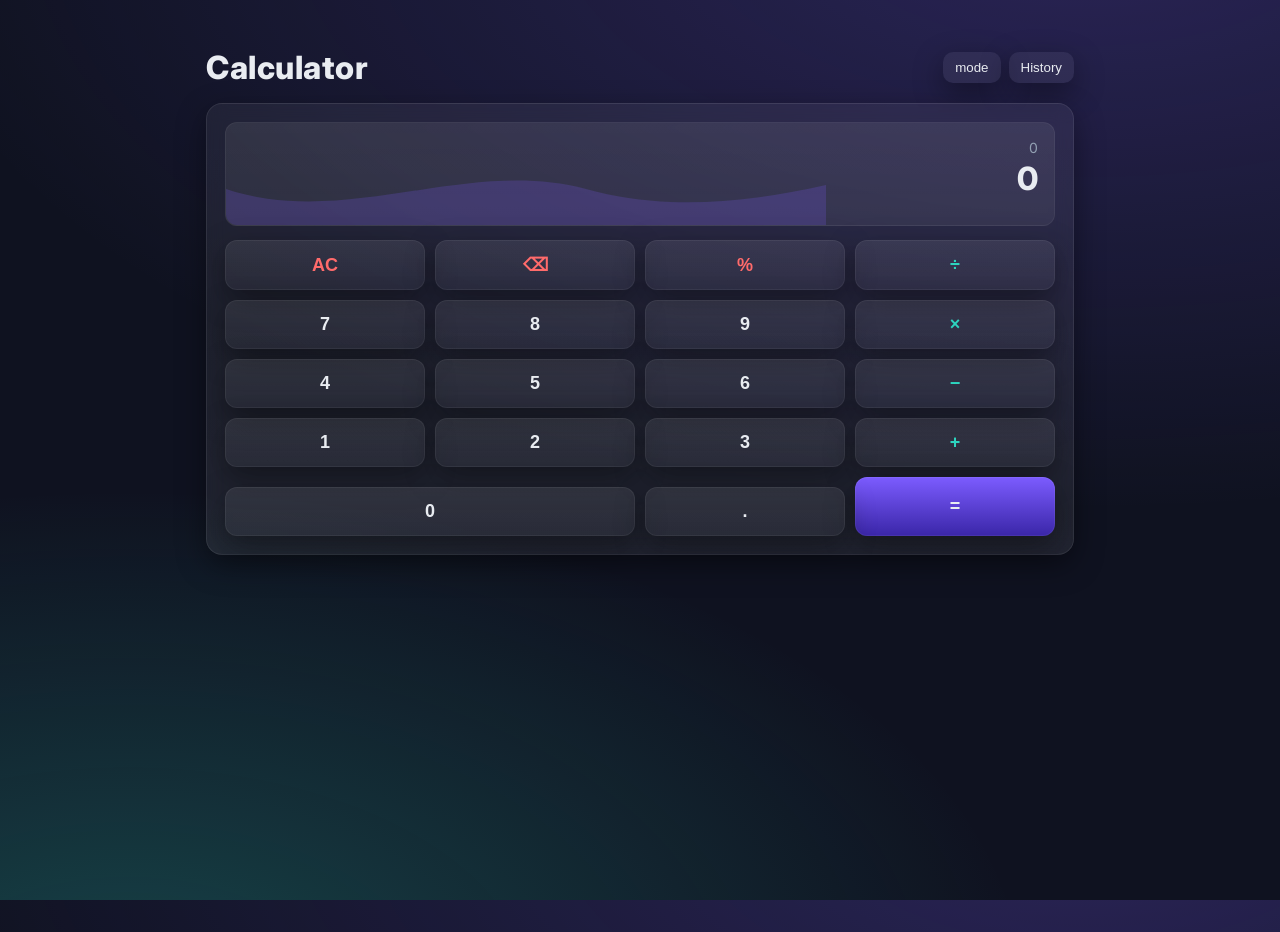
<file: Desktop/workspace/codsoft/calculator/index.html>
<!doctype html>
<html lang="en">
<head>
  <meta charset="utf-8" />
  <meta name="viewport" content="width=device-width, initial-scale=1" />
  <title>Calculator</title>
  <link rel="preconnect" href="https://fonts.googleapis.com">
  <link rel="preconnect" href="https://fonts.gstatic.com" crossorigin>
  <link href="https://fonts.googleapis.com/css2?family=Inter:wght@400;600;800&display=swap" rel="stylesheet">
  <link rel="stylesheet" href="./style.css" />
</head>
<body>
  <main class="app">
    <header class="app__bar">
      <h1 class="app__title">Calculator</h1>
      <div class="app__actions">
        <button id="themeToggle" class="btn btn--ghost chip" aria-label="Toggle theme" title="Toggle theme">mode</button>
        <button id="historyToggle" class="btn btn--ghost" aria-label="Toggle history" title="Toggle history">History</button>
      </div>
    </header>

    <div class="workarea">
    <section class="calculator">
      <div class="panel panel--display" aria-live="polite">
        <div class="panel__inner">
          <div id="miniDisplay" class="display__mini">0</div>
          <div id="mainDisplay" class="display__main">0</div>
        </div>
        <svg class="wave" viewBox="0 0 600 60" preserveAspectRatio="none" aria-hidden="true">
          <path d="M0,24 C120,64 240,-8 360,24 C440,46 520,38 600,20 L600,60 L0,60 Z"></path>
        </svg>
      </div>

      <div class="keypad keypad--4" role="group" aria-label="Calculator keypad">
        <button class="key key--ctrl" data-key="clear" title="Clear (C)">AC</button>
        <button class="key key--ctrl" data-key="erase" title="Backspace (⌫)">⌫</button>
        <button class="key key--ctrl" data-key="%" title="Percent (%)">%</button>
        <button class="key key--op" data-key="/">÷</button>

        <button class="key" data-key="7">7</button>
        <button class="key" data-key="8">8</button>
        <button class="key" data-key="9">9</button>
        <button class="key key--op" data-key="*">×</button>

        <button class="key" data-key="4">4</button>
        <button class="key" data-key="5">5</button>
        <button class="key" data-key="6">6</button>
        <button class="key key--op" data-key="-">−</button>

        <button class="key" data-key="1">1</button>
        <button class="key" data-key="2">2</button>
        <button class="key" data-key="3">3</button>
        <button class="key key--op" data-key="+">+</button>
        <button class="key key--eq key--eq-tall" data-key="=">=</button>

        <button class="key key--zero" data-key="0">0</button>
        <button class="key" data-key=".">.</button>
      </div>
    </section>

    <aside id="historyPanel" class="history" aria-label="Calculation history" hidden>
      <div class="history__header">
        <h2>History</h2>
        <button id="historyClear" class="btn btn--ghost" title="Clear history">Clear</button>
      </div>
      <ul id="historyList" class="history__list" aria-live="polite"></ul>
    </aside>
    </div>

  </main>

  <script src="./script.js"></script>
</body>
</html>
</file>
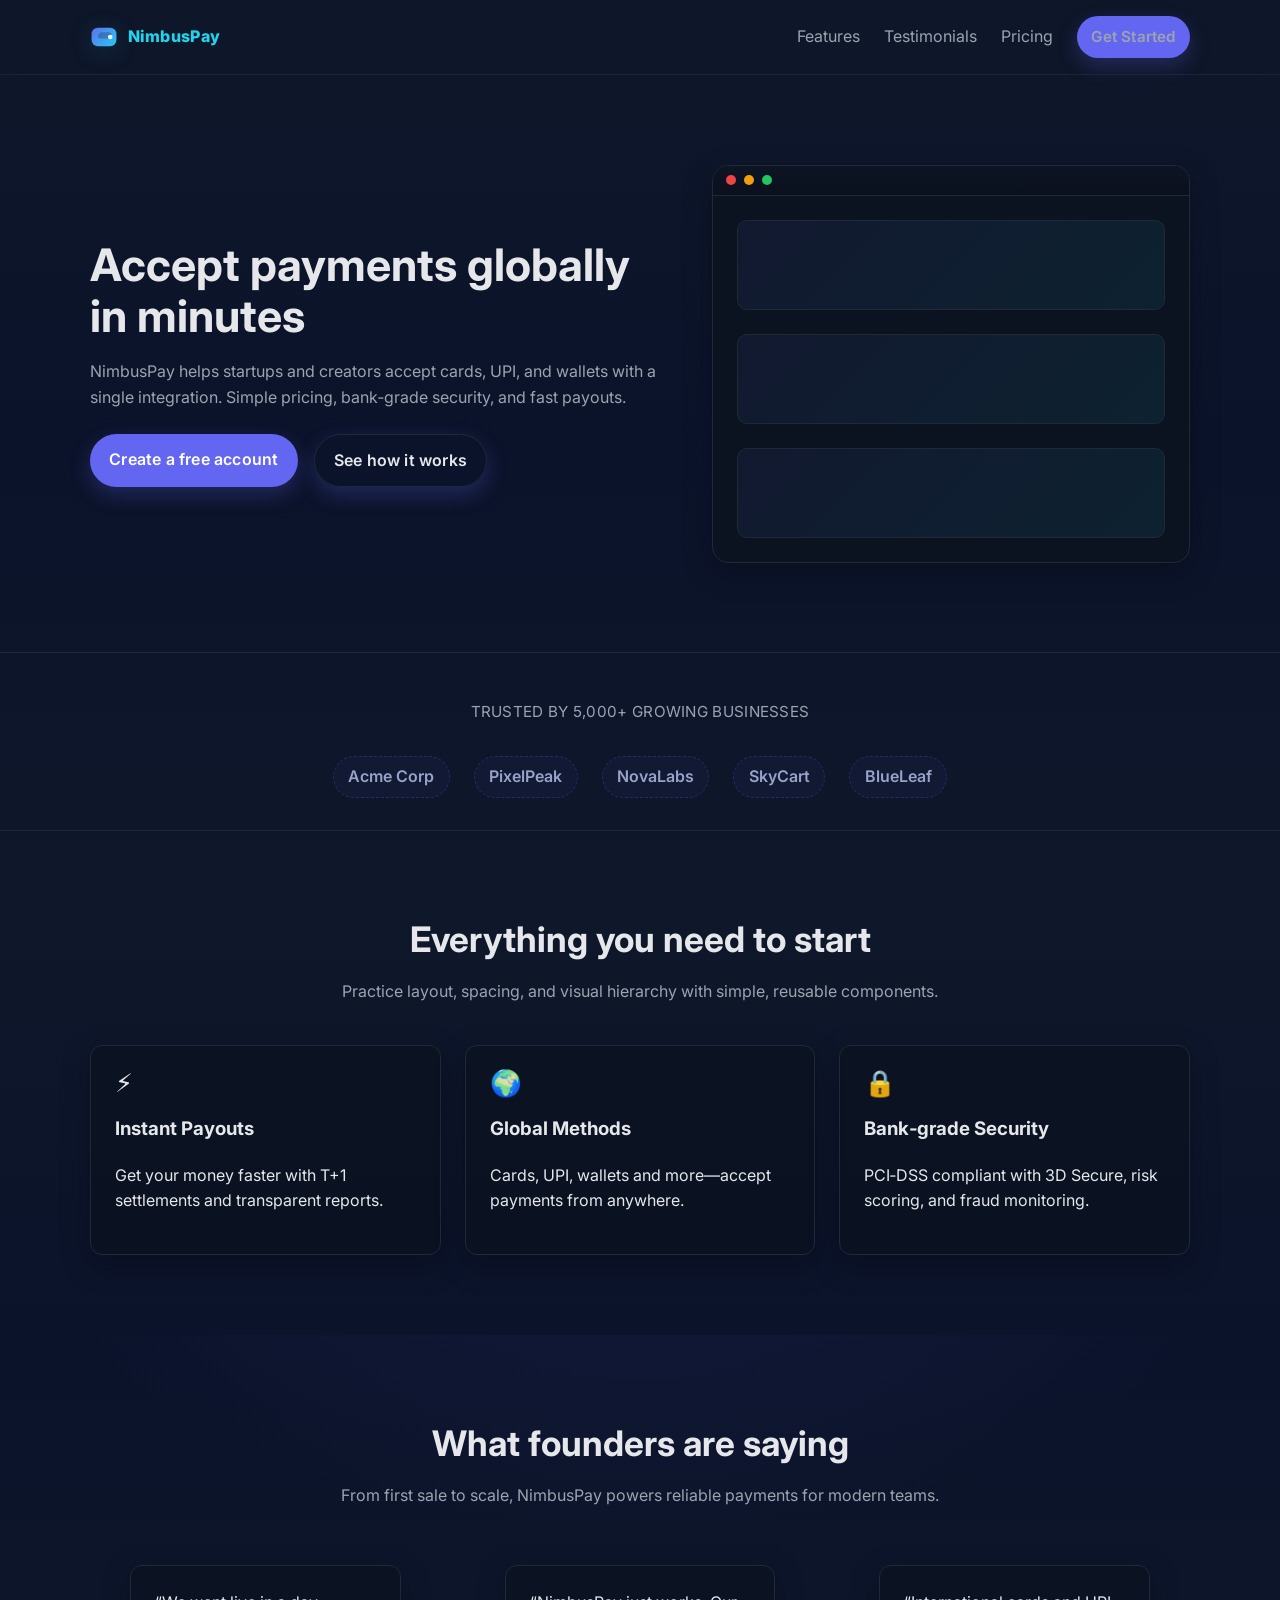
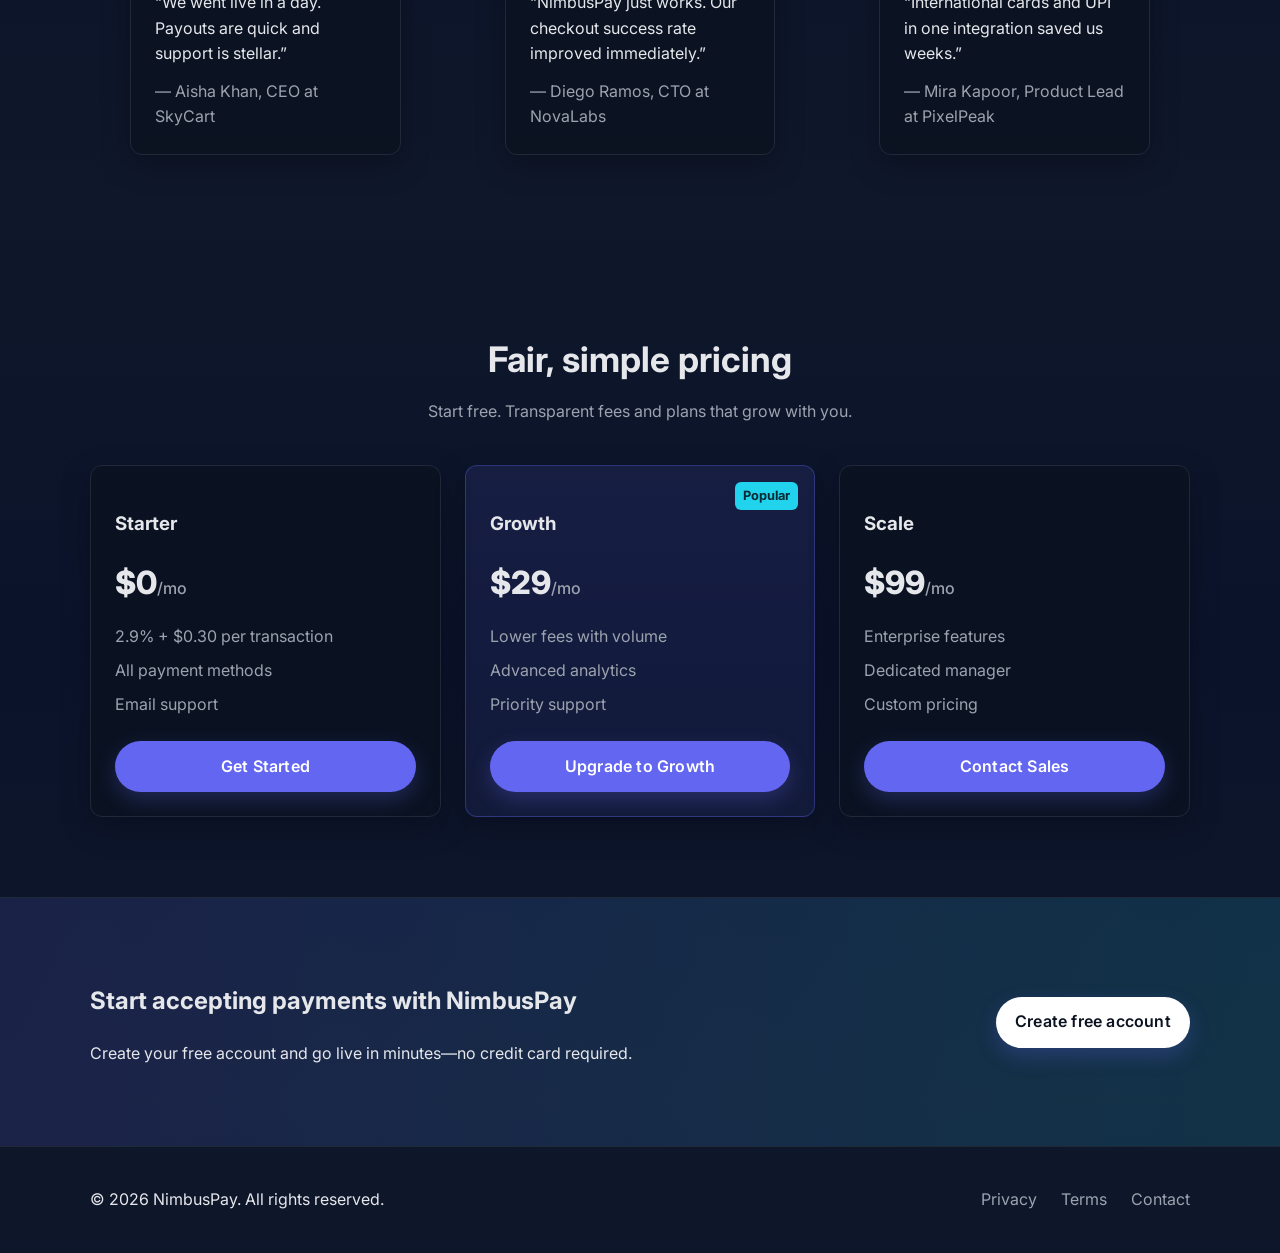
<file: Desktop/workspace/codsoft/landing-page/index.html>
<!doctype html>
<html lang="en">
  <head>
    <meta charset="utf-8" />
    <meta name="viewport" content="width=device-width, initial-scale=1" />
    <meta name="description" content="A clean, responsive landing page template for beginners to practice HTML & CSS." />
    <title>Landing Page Starter</title>

    <link rel="preconnect" href="https://fonts.googleapis.com">
    <link rel="preconnect" href="https://fonts.gstatic.com" crossorigin>
    <link href="https://fonts.googleapis.com/css2?family=Inter:wght@400;500;600;700&display=swap" rel="stylesheet">

    <link rel="stylesheet" href="styles.css" />
  </head>
  <body>
    <header class="site-header">
      <div class="container header-inner">
        <a href="#" class="logo" aria-label="NimbusPay home">
          <span class="logo-mark" aria-hidden="true">
            <svg width="28" height="28" viewBox="0 0 36 36" fill="none" xmlns="http://www.w3.org/2000/svg">
              <defs>
                <linearGradient id="g1" x1="0" y1="0" x2="36" y2="36" gradientUnits="userSpaceOnUse">
                  <stop stop-color="#6366f1"/>
                  <stop offset="1" stop-color="#22d3ee"/>
                </linearGradient>
              </defs>
              <rect x="2" y="6" width="32" height="24" rx="8" fill="url(#g1)"/>
              <path d="M10 18c0-3.314 2.686-6 6-6h8a4 4 0 1 1 0 8H14a4 4 0 0 1-4-4Z" fill="#0b1220" opacity=".25"/>
              <circle cx="26" cy="18" r="3" fill="#fff" opacity=".9"/>
            </svg>
          </span>
          <span class="logo-type">Nimbus<span>Pay</span></span>
        </a>

        <nav class="nav" aria-label="Primary">
          <button class="nav-toggle" aria-expanded="false" aria-label="Toggle navigation">
            <span class="bar"></span>
            <span class="bar"></span>
            <span class="bar"></span>
          </button>
          <ul class="nav-list">
            <li><a href="#features">Features</a></li>
            <li><a href="#testimonials">Testimonials</a></li>
            <li><a href="#pricing">Pricing</a></li>
            <li><a href="#cta" class="btn btn-small">Get Started</a></li>
          </ul>
        </nav>
      </div>
    </header>

    <section class="hero" id="home">
      <div class="container hero-inner">
        <div class="hero-content">
          <h1>Accept payments globally in minutes</h1>
          <p>NimbusPay helps startups and creators accept cards, UPI, and wallets with a single integration. Simple pricing, bank‑grade security, and fast payouts.</p>
          <div class="hero-actions">
            <a href="#cta" class="btn">Create a free account</a>
            <a href="#features" class="btn btn-ghost">See how it works</a>
          </div>
        </div>
        <div class="hero-art">
          <div class="mockup">
            <div class="mockup-header">
              <span class="dot red"></span>
              <span class="dot yellow"></span>
              <span class="dot green"></span>
            </div>
            <div class="mockup-body">
              <div class="placeholder-card"></div>
              <div class="placeholder-card"></div>
              <div class="placeholder-card"></div>
            </div>
          </div>
        </div>
      </div>
    </section>

    <section class="brands" aria-label="Trusted by">
      <div class="container brands-inner">
        <p class="eyebrow">Trusted by 5,000+ growing businesses</p>
        <ul class="brand-logos" aria-hidden="true">
          <li class="brand">Acme Corp</li>
          <li class="brand">PixelPeak</li>
          <li class="brand">NovaLabs</li>
          <li class="brand">SkyCart</li>
          <li class="brand">BlueLeaf</li>
        </ul>
      </div>
    </section>

    <section class="section" id="features">
      <div class="container">
        <header class="section-header">
          <h2>Everything you need to start</h2>
          <p>Practice layout, spacing, and visual hierarchy with simple, reusable components.</p>
        </header>

        <div class="grid features-grid">
          <article class="card feature">
            <div class="icon">⚡</div>
            <h3>Instant Payouts</h3>
            <p>Get your money faster with T+1 settlements and transparent reports.</p>
          </article>
          <article class="card feature">
            <div class="icon">🌍</div>
            <h3>Global Methods</h3>
            <p>Cards, UPI, wallets and more—accept payments from anywhere.</p>
          </article>
          <article class="card feature">
            <div class="icon">🔒</div>
            <h3>Bank‑grade Security</h3>
            <p>PCI‑DSS compliant with 3D Secure, risk scoring, and fraud monitoring.</p>
          </article>
        </div>
      </div>
    </section>

    <section class="section alt" id="testimonials">
      <div class="container">
        <header class="section-header">
          <h2>What founders are saying</h2>
          <p>From first sale to scale, NimbusPay powers reliable payments for modern teams.</p>
        </header>

        <div class="grid testimonials-grid">
          <blockquote class="card quote">
            <p>“We went live in a day. Payouts are quick and support is stellar.”</p>
            <footer>— Aisha Khan, CEO at SkyCart</footer>
          </blockquote>
          <blockquote class="card quote">
            <p>“NimbusPay just works. Our checkout success rate improved immediately.”</p>
            <footer>— Diego Ramos, CTO at NovaLabs</footer>
          </blockquote>
          <blockquote class="card quote">
            <p>“International cards and UPI in one integration saved us weeks.”</p>
            <footer>— Mira Kapoor, Product Lead at PixelPeak</footer>
          </blockquote>
        </div>
      </div>
    </section>

    <section class="section" id="pricing">
      <div class="container">
        <header class="section-header">
          <h2>Fair, simple pricing</h2>
          <p>Start free. Transparent fees and plans that grow with you.</p>
        </header>

        <div class="pricing">
          <div class="card plan">
            <h3>Starter</h3>
            <p class="price">$0<span>/mo</span></p>
            <ul class="plan-features">
              <li>2.9% + $0.30 per transaction</li>
              <li>All payment methods</li>
              <li>Email support</li>
            </ul>
            <a href="#cta" class="btn btn-block">Get Started</a>
          </div>

          <div class="card plan highlight">
            <div class="badge">Popular</div>
            <h3>Growth</h3>
            <p class="price">$29<span>/mo</span></p>
            <ul class="plan-features">
              <li>Lower fees with volume</li>
              <li>Advanced analytics</li>
              <li>Priority support</li>
            </ul>
            <a href="#cta" class="btn btn-block">Upgrade to Growth</a>
          </div>

          <div class="card plan">
            <h3>Scale</h3>
            <p class="price">$99<span>/mo</span></p>
            <ul class="plan-features">
              <li>Enterprise features</li>
              <li>Dedicated manager</li>
              <li>Custom pricing</li>
            </ul>
            <a href="#cta" class="btn btn-block">Contact Sales</a>
          </div>
        </div>
      </div>
    </section>

    <section class="cta" id="cta">
      <div class="container cta-inner">
        <div>
          <h2>Start accepting payments with NimbusPay</h2>
          <p>Create your free account and go live in minutes—no credit card required.</p>
        </div>
        <a href="#" class="btn btn-inverse">Create free account</a>
      </div>
    </section>

    <footer class="site-footer">
      <div class="container footer-inner">
        <p>© <span id="year"></span> NimbusPay. All rights reserved.</p>
        <ul class="footer-links">
          <li><a href="#">Privacy</a></li>
          <li><a href="#">Terms</a></li>
          <li><a href="#">Contact</a></li>
        </ul>
      </div>
    </footer>

    <script src="script.js"></script>
  </body>
</html>
</file>
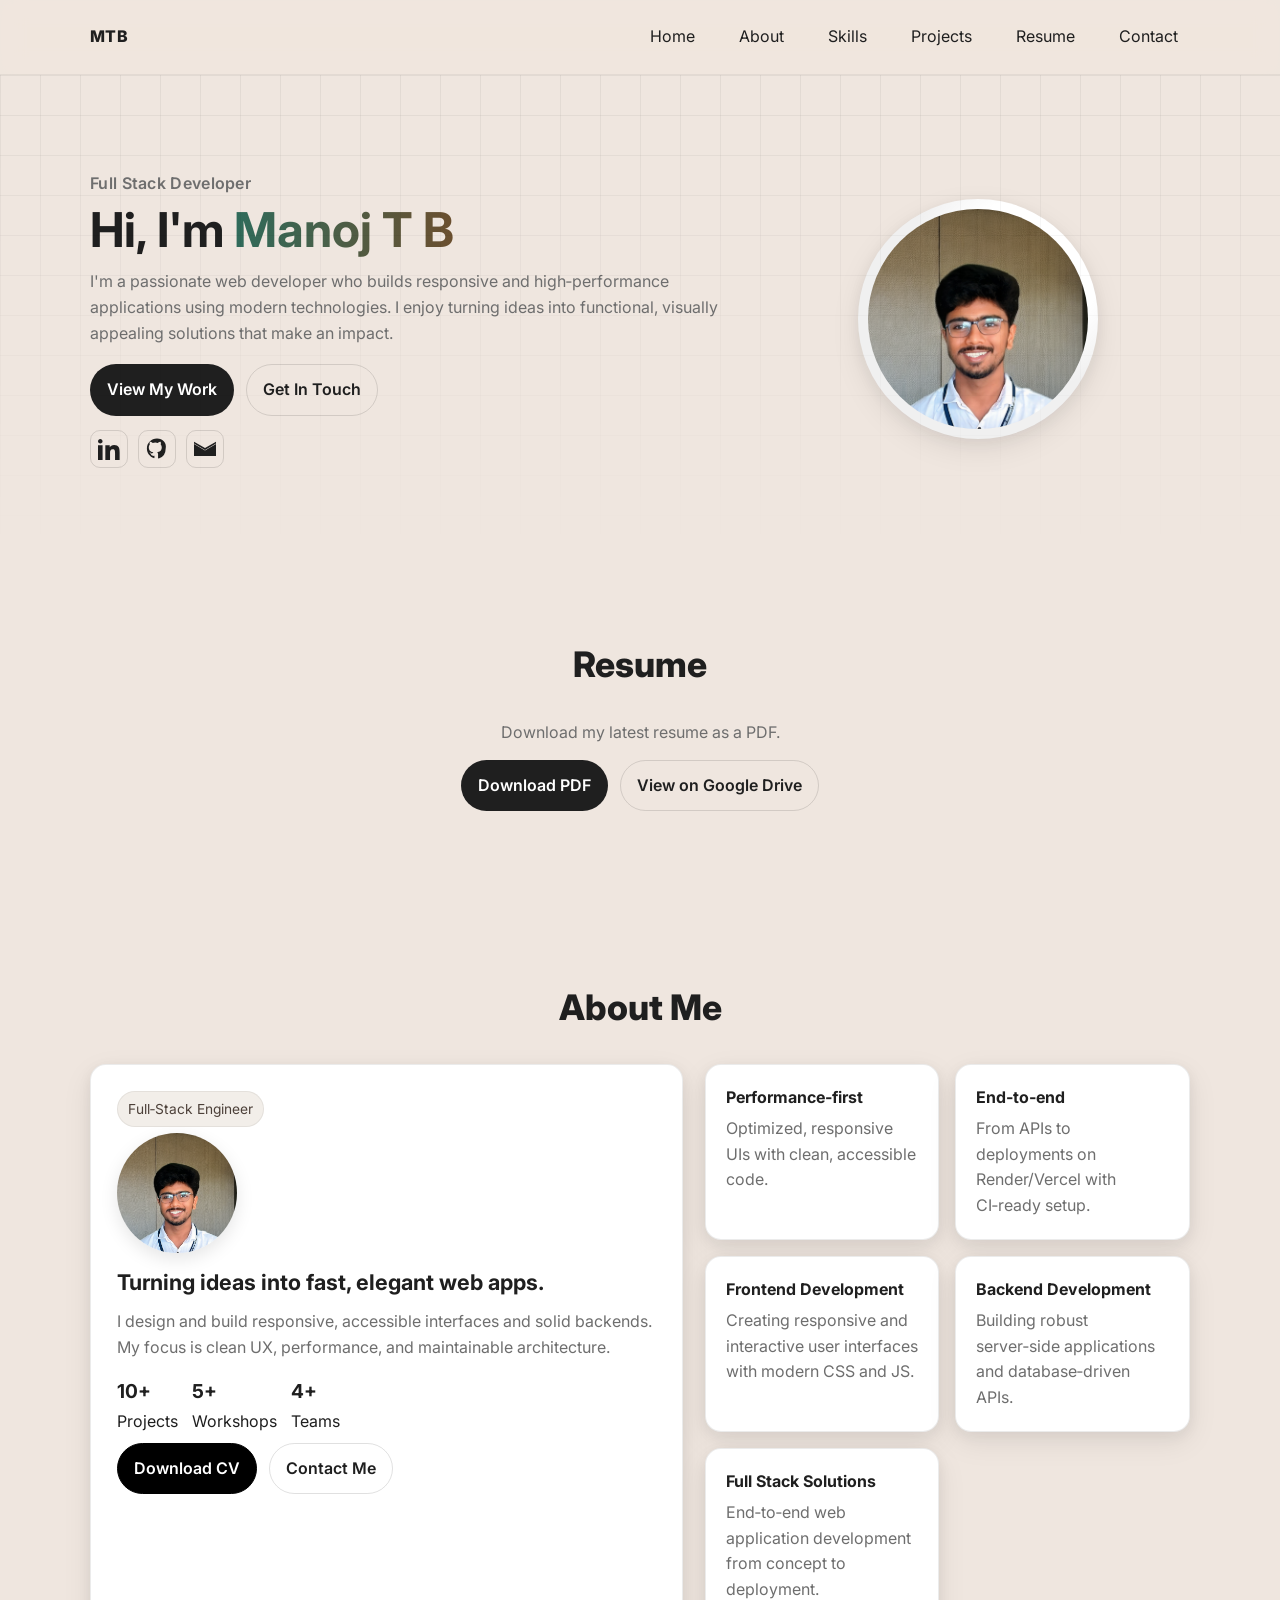
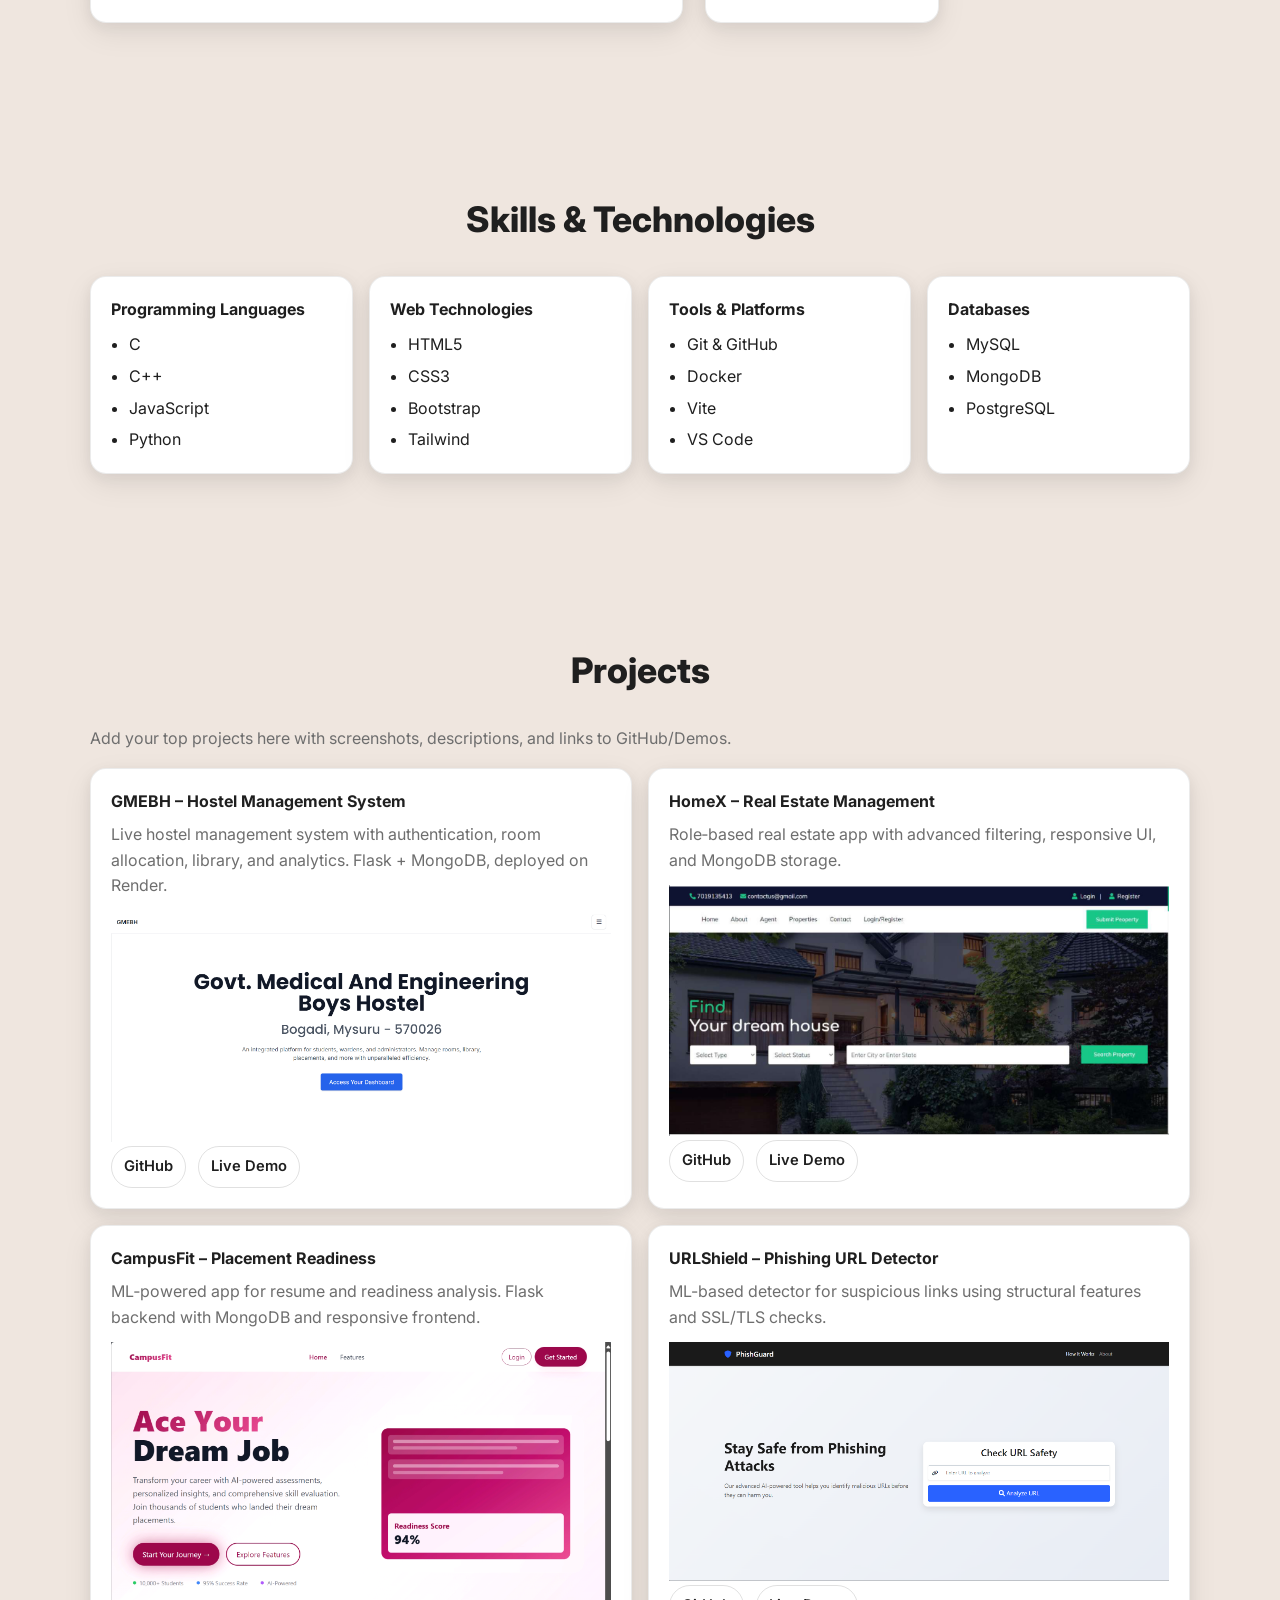
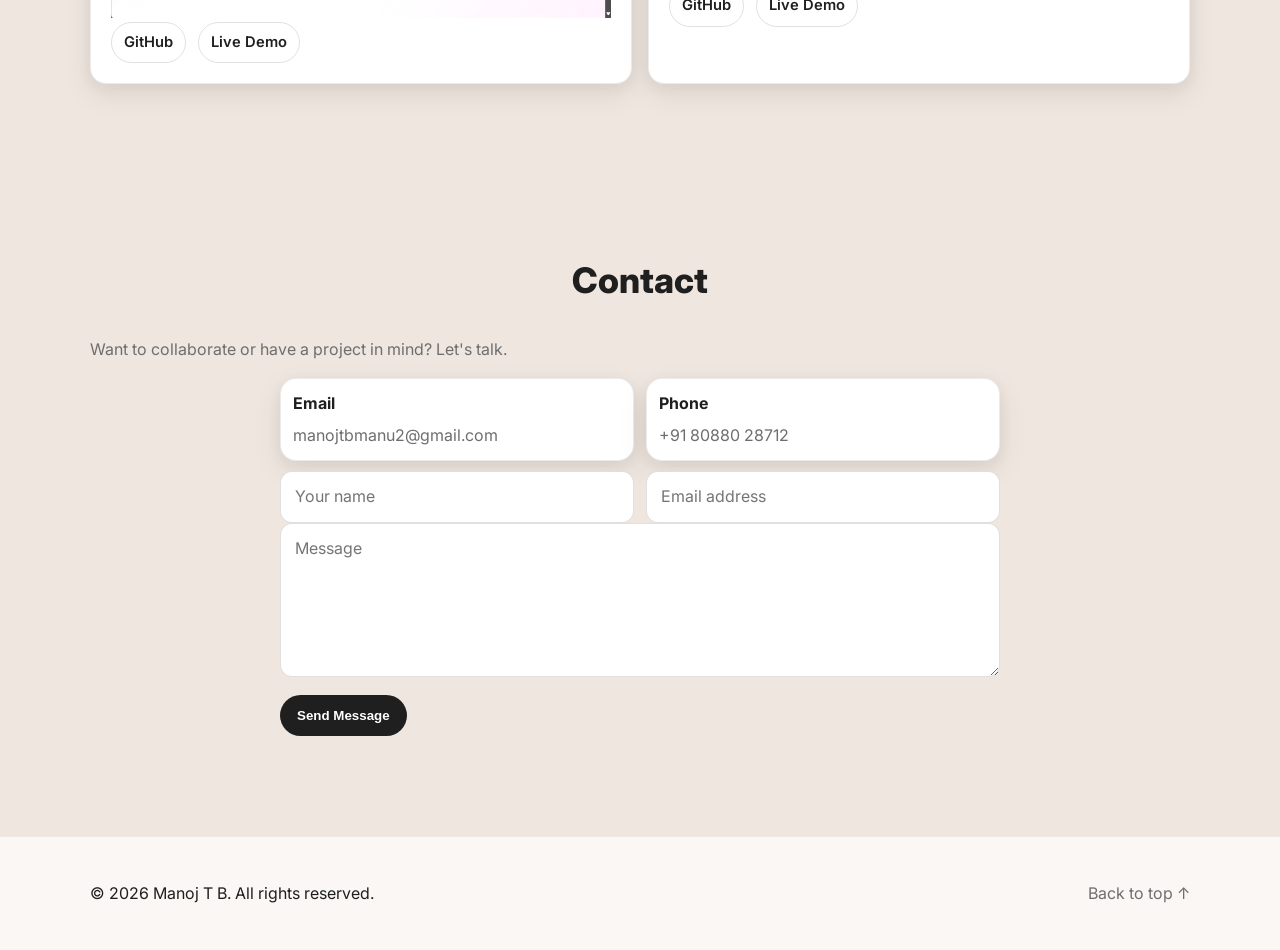
<file: Desktop/workspace/codsoft/portfolio/index.html>
<!DOCTYPE html>
<html lang="en">
<head>
  <meta charset="UTF-8" />
  <meta name="viewport" content="width=device-width, initial-scale=1" />
  <title>Manoj T B • Portfolio</title>
  <meta name="description" content="Portfolio of Manoj T B – Full Stack Developer" />
  <link rel="preconnect" href="https://fonts.googleapis.com">
  <link rel="preconnect" href="https://fonts.gstatic.com" crossorigin>
  <link href="https://fonts.googleapis.com/css2?family=Inter:wght@300;400;500;600;700;800&display=swap" rel="stylesheet">
  <link rel="stylesheet" href="styles.css" />
  <link rel="icon" href="data:image/svg+xml,%3Csvg xmlns='http://www.w3.org/2000/svg' viewBox='0 0 100 100'%3E%3Ctext y='0.9em' font-size='90'%3E💻%3C/text%3E%3C/svg%3E">
</head>
<body>
  <header class="site-header" data-header>
    <div class="container header-inner">
      <a class="brand" href="#home">MTB</a>
      <nav class="nav" data-nav>
        <a href="#home">Home</a>
        <a href="#about">About</a>
        <a href="#skills">Skills</a>
        <a href="#projects">Projects</a>
        <a href="#resume">Resume</a>
        <a href="#contact">Contact</a>
      </nav>
      <button class="nav-toggle" data-nav-toggle aria-label="Toggle navigation">
        <span class="bar"></span><span class="bar"></span><span class="bar"></span>
      </button>
    </div>
  </header>

  <main id="home">
    <!-- Hero -->
    <section class="hero section">
      <div class="container hero-grid">
        <div class="hero-left">
          <p class="eyebrow">Full Stack Developer</p>
          <h1>Hi, I'm <span class="hl">Manoj T B</span></h1>
          <p class="sub">I'm a passionate web developer who builds responsive and high‑performance applications using modern technologies. I enjoy turning ideas into functional, visually appealing solutions that make an impact.</p>
          <div class="cta-row">
            <a class="btn primary" href="#projects">View My Work</a>
            <a class="btn ghost" href="#contact">Get In Touch</a>
          </div>
          <div class="socials">
            <a href="https://linkedin.com/in/manoj-tb" target="_blank" aria-label="LinkedIn">
              <svg viewBox="0 0 24 24" width="22" height="22" fill="currentColor" aria-hidden="true"><path d="M4.98 3.5C4.98 4.88 3.86 6 2.5 6S0 4.88 0 3.5 1.12 1 2.5 1s2.48 1.12 2.48 2.5zM0 8h5v16H0zM8 8h4.8v2.2h.06c.67-1.2 2.3-2.46 4.74-2.46 5.07 0 6 3.34 6 7.68V24h-5V16.4c0-1.82-.03-4.16-2.54-4.16-2.54 0-2.93 1.99-2.93 4.03V24H8z"/></svg>
            </a>
            <a href="https://github.com/manojmanu03" target="_blank" aria-label="GitHub">
              <svg viewBox="0 0 24 24" width="22" height="22" fill="currentColor" aria-hidden="true"><path d="M12 .5C5.73.5.98 5.25.98 11.52c0 4.86 3.15 8.98 7.51 10.43.55.1.75-.24.75-.53 0-.26-.01-1.12-.02-2.03-3.05.66-3.7-1.3-3.7-1.3-.5-1.27-1.23-1.61-1.23-1.61-1.01-.69.08-.68.08-.68 1.12.08 1.71 1.15 1.71 1.15 1 .1.76-.76 1.96-1.41-2.44-.28-5.01-1.22-5.01-5.43 0-1.2.43-2.18 1.14-2.95-.11-.28-.49-1.42.11-2.96 0 0 .93-.3 3.05 1.13a10.6 10.6 0 0 1 5.56 0c2.12-1.44 3.05-1.13 3.05-1.13.6 1.54.22 2.68.11 2.96.71.77 1.14 1.75 1.14 2.95 0 4.22-2.58 5.14-5.03 5.41.78.68 1.01 1.3 1.01 2.55 0 1.84-.02 3.32-.02 3.77 0 .29.2.64.76.53a10.99 10.99 0 0 0 7.5-10.43C23.03 5.25 18.28.5 12 .5Z"/></svg>
            </a>
            <a href="mailto:manojtbmanu2@gmail.com" aria-label="Email">
              <svg viewBox="0 0 24 24" width="22" height="22" fill="currentColor" aria-hidden="true"><path d="M12 13.065 0 6V4l12 7 12-7v2z"/><path d="M0 6.5v13h24v-13l-12 7z"/></svg>
            </a>
          </div>
        </div>
        <div class="hero-right">
          <div class="avatar-ring">
            <img src="assets/manoj.png" alt="Manoj T B avatar" />
          </div>
        </div>
      </div>
      <div class="bg-grid"></div>
    </section>

    <!-- Resume -->
    <section id="resume" class="section">
      <div class="container">
        <h2 class="section-title">Resume</h2>
        <p class="muted" style="text-align:center;margin:0 0 14px">Download my latest resume as a PDF.</p>
        <div class="cta-row" style="justify-content:center">
          <a class="btn primary" href="assets/Manoj_TB_Resume.pdf" download>Download PDF</a>
          <a class="btn ghost" href="https://drive.google.com/file/d/1ZxVrjXWSWPhzhUs5PpOURla9jK3vSrEc/view?usp=drive_link" target="_blank" rel="noopener">View on Google Drive</a>
        </div>
      </div>
    </section>

    <!-- About -->
    <section id="about" class="section about">
      <div class="container">
        <h2 class="section-title">About Me</h2>
        <div class="about-grid">
          <article class="card big">
            <div class="card-head">
              <span class="chip">Full‑Stack Engineer</span>
            </div>
            <img src="assets/manoj.png" alt="Manoj portrait" style="width:120px;height:120px;border-radius:50%;object-fit:cover;margin:6px 0 8px;box-shadow:0 6px 18px rgba(0,0,0,.1)" />
            <h3>Turning ideas into fast, elegant web apps.</h3>
            <p>I design and build responsive, accessible interfaces and solid backends. My focus is clean UX, performance, and maintainable architecture.</p>
            <ul class="stats">
              <li><strong>10+</strong><span>Projects</span></li>
              <li><strong>5+</strong><span>Workshops</span></li>
              <li><strong>4+</strong><span>Teams</span></li>
            </ul>
            <div class="cta-row">
              <a class="btn dark" href="https://drive.google.com/file/d/1ZxVrjXWSWPhzhUs5PpOURla9jK3vSrEc/view?usp=drive_link" target="_blank" rel="noopener">Download CV</a>
              <a class="btn ghost" href="#contact">Contact Me</a>
            </div>
          </article>
          <div class="features">
            <article class="card feature">
              <h4>Performance‑first</h4>
              <p>Optimized, responsive UIs with clean, accessible code.</p>
            </article>
            <article class="card feature">
              <h4>End‑to‑end</h4>
              <p>From APIs to deployments on Render/Vercel with CI‑ready setup.</p>
            </article>
            <article class="card feature">
              <h4>Frontend Development</h4>
              <p>Creating responsive and interactive user interfaces with modern CSS and JS.</p>
            </article>
            <article class="card feature">
              <h4>Backend Development</h4>
              <p>Building robust server‑side applications and database‑driven APIs.</p>
            </article>
            <article class="card feature">
              <h4>Full Stack Solutions</h4>
              <p>End‑to‑end web application development from concept to deployment.</p>
            </article>
          </div>
        </div>
      </div>
    </section>

    <!-- Skills -->
    <section id="skills" class="section skills">
      <div class="container">
        <h2 class="section-title">Skills & Technologies</h2>
        <div class="skills-grid">
          <article class="card list">
            <h4>Programming Languages</h4>
            <ul>
              <li>C</li>
              <li>C++</li>
              <li>JavaScript</li>
              <li>Python</li>
            </ul>
          </article>
          <article class="card list">
            <h4>Web Technologies</h4>
            <ul>
              <li>HTML5</li>
              <li>CSS3</li>
              <li>Bootstrap</li>
              <li>Tailwind</li>
            </ul>
          </article>
          <article class="card list">
            <h4>Tools & Platforms</h4>
            <ul>
              <li>Git & GitHub</li>
              <li>Docker</li>
              <li>Vite</li>
              <li>VS Code</li>
            </ul>
          </article>
          <article class="card list">
            <h4>Databases</h4>
            <ul>
              <li>MySQL</li>
              <li>MongoDB</li>
              <li>PostgreSQL</li>
            </ul>
          </article>
        </div>
      </div>
    </section>

    <!-- Projects -->
    <section id="projects" class="section projects">
      <div class="container">
        <h2 class="section-title">Projects</h2>
        <p class="muted">Add your top projects here with screenshots, descriptions, and links to GitHub/Demos.</p>
        <div class="projects-grid">
          <article class="card project">
            <h4>GMEBH – Hostel Management System</h4>
            <p>Live hostel management system with authentication, room allocation, library, and analytics. Flask + MongoDB, deployed on Render.</p>
            <img src="assets/gmebh.png" alt="GMEBH screenshot">
            <div class="cta-row">
              <a class="btn small" href="https://github.com/gmehostel-hub/GMEBH_website" target="_blank">GitHub</a>
              <a class="btn small ghost" href="https://www.gmebh.info" target="_blank">Live Demo</a>
            </div>
          </article>
          <article class="card project">
            <h4>HomeX – Real Estate Management</h4>
            <p>Role‑based real estate app with advanced filtering, responsive UI, and MongoDB storage.</p>
            <img src="assets/homex.png" alt="HomeX screenshot">
            <div class="cta-row">
              <a class="btn small" href="https://github.com/manojmanu03/HomeX" target="_blank">GitHub</a>
              <a class="btn small ghost" href="#" target="_blank">Live Demo</a>
            </div>
          </article>
          <article class="card project">
            <h4>CampusFit – Placement Readiness</h4>
            <p>ML‑powered app for resume and readiness analysis. Flask backend with MongoDB and responsive frontend.</p>
            <img src="assets/campusfit.png" alt="CampusFit screenshot">
            <div class="cta-row">
              <a class="btn small" href="https://github.com/manojmanu03/CampusFit" target="_blank">GitHub</a>
              <a class="btn small ghost" href="https://campusfit-main.onrender.com/" target="_blank">Live Demo</a>
            </div>
          </article>
          <article class="card project">
            <h4>URLShield – Phishing URL Detector</h4>
            <p>ML-based detector for suspicious links using structural features and SSL/TLS checks.</p>
            <img src="assets/urlshield.png" alt="URLShield screenshot">
            <div class="cta-row">
              <a class="btn small" href="https://github.com/manojmanu03/Phishing_URL_detector" target="_blank">GitHub</a>
              <a class="btn small ghost" href="https://urlshield-main.onrender.com/" target="_blank">Live Demo</a>
            </div>
          </article>
        </div>
      </div>
    </section>

    <!-- Contact -->
    <section id="contact" class="section contact">
      <div class="container">
        <h2 class="section-title">Contact</h2>
        <p class="muted">Want to collaborate or have a project in mind? Let's talk.</p>
        <form class="contact-form" data-contact>
          <div class="grid" style="margin-bottom:10px">
            <div class="card" style="padding:12px">
              <strong>Email</strong>
              <p class="muted" style="margin:6px 0 0"><a href="mailto:manojtbmanu2@gmail.com">manojtbmanu2@gmail.com</a></p>
            </div>
            <div class="card" style="padding:12px">
              <strong>Phone</strong>
              <p class="muted" style="margin:6px 0 0"><a href="tel:+918088028712">+91 80880 28712</a></p>
            </div>
          </div>
          <div class="grid">
            <input type="text" name="name" placeholder="Your name" required />
            <input type="email" name="email" placeholder="Email address" required />
          </div>
          <textarea name="message" rows="5" placeholder="Message" required></textarea>
          <button class="btn primary" type="submit">Send Message</button>
          <p class="form-status" aria-live="polite" data-status></p>
        </form>
      </div>
    </section>
  </main>

  <footer class="site-footer">
    <div class="container footer-inner">
      <p>© <span id="year"></span> Manoj T B. All rights reserved.</p>
      <a class="top" href="#home">Back to top ↑</a>
    </div>
  </footer>

  <script src="script.js"></script>
</body>
</html>
</file>
<file: Desktop/workspace/codsoft/calculator/style.css>
.workarea {
  display: grid;
  grid-template-columns: 1fr;
  gap: 16px;
  align-items: start;
}

.history-open .workarea {
  grid-template-columns: 1fr 300px;
}

@media (max-width: 840px) {
  .history-open .workarea { grid-template-columns: 1fr; }
}

:root {
  --bg: #0f1220;
  --panel: rgba(255, 255, 255, 0.06);
  --panel-2: rgba(255, 255, 255, 0.08);
  --text: #e9ecf1;
  --muted: #93a1b3;
  --accent: #7c5cff;
  --accent-2: #2dd4bf;
  --danger: #ff6b6b;
  --shadow: 0 10px 30px rgba(0, 0, 0, 0.4);
  --radius: 16px;
}

html.light {
  --bg: #f6f7fb;
  --panel: rgba(0,0,0,0.04);
  --panel-2: rgba(0,0,0,0.06);
  --text: #11131a;
  --muted: #4a5261;
  --accent: #5b35ff;
  --accent-2: #0ea5a2;
  --danger: #c23737;
  --shadow: 0 8px 24px rgba(0, 0, 0, 0.12);
}

* { box-sizing: border-box; }

html, body { height: 100%; }

body {
  margin: 0;
  font-family: Inter, system-ui, -apple-system, Segoe UI, Roboto, Arial, sans-serif;
  background: radial-gradient(1200px 600px at 85% -10%, rgba(124, 92, 255, 0.25), transparent),
              radial-gradient(900px 500px at 10% 110%, rgba(45, 212, 191, 0.25), transparent),
              var(--bg);
  color: var(--text);
}

.app {
  max-width: 900px;
  margin: 32px auto;
  padding: 16px;
}

.app__bar {
  display: flex;
  align-items: center;
  justify-content: space-between;
  margin-bottom: 16px;
}

.app__title {
  margin: 0;
  font-weight: 800;
  letter-spacing: 0.5px;
}

.app__actions { display: flex; gap: 8px; }

.btn {
  border: 0;
  background: var(--panel);
  color: var(--text);
  padding: 8px 12px;
  border-radius: 10px;
  cursor: pointer;
  box-shadow: var(--shadow);
}
.btn--ghost { background: var(--panel); }
.btn:hover { filter: brightness(1.1); }

.calculator {
  background: linear-gradient(180deg, var(--panel), var(--panel-2));
  border-radius: var(--radius);
  padding: 18px;
  box-shadow: var(--shadow);
  backdrop-filter: blur(10px);
  border: 1px solid rgba(255,255,255,0.08);
}

.panel {
  position: relative;
  border-radius: 12px;
  overflow: hidden;
  margin-bottom: 14px;
  border: 1px solid rgba(255,255,255,0.05);
}

.panel--display {
  background: linear-gradient(180deg, rgba(255,255,255,0.9), rgba(255,255,255,0.75));
  color: #11131a;
}

html:not(.light) .panel--display {
  background: linear-gradient(180deg, rgba(255,255,255,0.08), rgba(255,255,255,0.06));
  color: var(--text);
}

.panel__inner { padding: 16px 16px 24px; }

.wave {
  position: absolute;
  bottom: 0; left: 0; right: 0; height: 60px;
  display: block;
}
.wave path { fill: rgba(124, 92, 255, 0.2); }
html.light .wave path { fill: rgba(91, 53, 255, 0.15); }

.display__mini {
  min-height: 20px;
  color: var(--muted);
  text-align: right;
  font-size: 14px;
}

.display__main {
  min-height: 42px;
  text-align: right;
  font-size: 32px;
  font-weight: 800;
  letter-spacing: 0.5px;
  word-break: break-all;
}

.keypad { display: grid; gap: 10px; }
.keypad--4 { grid-template-columns: repeat(4, 1fr); }

.key {
  appearance: none;
  border: 0;
  background: linear-gradient(180deg, rgba(255,255,255,0.08), rgba(255,255,255,0.03));
  color: var(--text);
  padding: 14px 0;
  border-radius: 12px;
  font-size: 18px;
  font-weight: 700;
  cursor: pointer;
  position: relative;
  overflow: hidden;
  transition: transform 0.05s ease, filter 0.15s ease;
  box-shadow: inset 0 0 0 1px rgba(255,255,255,0.06), var(--shadow);
}

.key:hover { filter: brightness(1.1); }
.key:active { transform: translateY(1px) scale(0.99); }

.key--zero { grid-column: span 2; }
.key--eq {
  background: linear-gradient(180deg, var(--accent), #3a26a8);
}
.key--eq-tall { grid-row: span 2; grid-column: 4; }
.key[data-key="."] { grid-column: 3; }
.key--op { color: var(--accent-2); }
.key--ctrl { color: var(--danger); }
.key--paren { color: var(--muted); }

.key::after {
  content: "";
  position: absolute;
  inset: 0;
  background: radial-gradient(200px 200px at var(--x,50%) var(--y,50%), rgba(124,92,255,0.2), transparent 60%);
  opacity: 0;
  transition: opacity 180ms ease;
}
.key:active::after { opacity: 1; }

.history {
  margin-top: 0;
  background: linear-gradient(180deg, var(--panel), var(--panel-2));
  border-radius: var(--radius);
  border: 1px solid rgba(255,255,255,0.08);
  box-shadow: var(--shadow);
  height: fit-content;
  max-height: 520px;
  overflow: hidden;
}

.history__header {
  display: flex;
  align-items: center;
  justify-content: space-between;
  padding: 10px 12px;
  border-bottom: 1px solid rgba(255,255,255,0.06);
}

.history__list {
  list-style: none;
  margin: 0;
  padding: 8px 12px 12px;
  max-height: 420px;
  overflow-y: auto;
  overflow-x: hidden;
}

.history__list li {
  display: grid;
  grid-template-columns: 1fr auto;
  align-items: baseline;
  gap: 10px;
  padding: 6px 4px;
  border-bottom: 1px dashed rgba(255,255,255,0.06);
  overflow: hidden;
}

.history__list .exp {
  color: var(--muted);
  font-size: 12px;
  word-break: break-word;
}
.history__list .res {
  font-weight: 700;
  white-space: nowrap;
  overflow: hidden;
  text-overflow: ellipsis;
}

.app__footer {
  text-align: center;
  color: var(--muted);
  font-size: 12px;
  margin-top: 16px;
}

@media (max-width: 520px) {
  .app { margin: 16px auto; padding: 12px; }
  .display__main { font-size: 28px; }
  .key { padding: 12px 0; font-size: 16px; }
}
</file>
<file: Desktop/workspace/codsoft/landing-page/styles.css>
:root {
  --bg: #0f172a;
  --surface: #111827;
  --surface-2: #0b1220;
  --text: #e5e7eb;
  --muted: #9ca3af;
  --primary: #6366f1;
  --primary-600: #5457ee;
  --accent: #22d3ee;
  --card: #0b1220;
  --border: #1f2937;

  --space-1: .25rem;
  --space-2: .5rem;
  --space-3: .75rem;
  --space-4: 1rem;
  --space-6: 1.5rem;
  --space-8: 2rem;
  --space-10: 2.5rem;
  --space-12: 3rem;
  --radius: 12px;
  --shadow: 0 10px 30px rgba(0,0,0,.25);
}

* { box-sizing: border-box; }

html, body { height: 100%; }

body {
  margin: 0;
  font-family: 'Inter', system-ui, -apple-system, Segoe UI, Roboto, Helvetica, Arial, 'Apple Color Emoji', 'Segoe UI Emoji', sans-serif;
  color: var(--text);
  background: linear-gradient(180deg, var(--bg), #0b132b 50%, var(--bg));
  line-height: 1.6;
}

img { max-width: 100%; display: block; }

a { color: inherit; text-decoration: none; }

.container {
  width: min(1100px, 92%);
  margin-inline: auto;
}

.btn {
  display: inline-block;
  background: var(--primary);
  color: white;
  padding: .8rem 1.2rem;
  border-radius: 999px;
  font-weight: 600;
  letter-spacing: .2px;
  transition: transform .15s ease, background .2s ease, box-shadow .2s ease;
  box-shadow: 0 8px 20px rgba(99,102,241,.25);
}
.btn:hover { background: var(--primary-600); transform: translateY(-1px); }
.btn:active { transform: translateY(0); }

.btn-ghost {
  background: transparent;
  border: 1px solid var(--border);
  color: var(--text);
}

.btn-inverse {
  background: white;
  color: #0b1220;
}

.btn-small { padding: .55rem .9rem; font-size: .95rem; }
.btn-block { display: block; text-align: center; width: 100%; }

.site-header {
  position: sticky;
  top: 0;
  z-index: 50;
  background: rgba(15, 23, 42, .7);
  backdrop-filter: blur(10px);
  border-bottom: 1px solid rgba(255,255,255,.06);
}
.header-inner {
  display: flex;
  align-items: center;
  justify-content: space-between;
  padding: var(--space-4) 0;
}
.logo { display: inline-flex; align-items: center; gap: .6rem; font-weight: 800; letter-spacing: .3px; }
.logo span { color: var(--accent); }
.logo-mark svg { display: block; filter: drop-shadow(0 4px 12px rgba(34,211,238,.15)); }
.logo-type { display: inline-block; font-weight: 800; }

.nav { position: relative; }
.nav-list {
  display: flex;
  gap: var(--space-6);
  list-style: none;
  margin: 0;
  padding: 0;
  align-items: center;
}
.nav-list a { color: var(--muted); }
.nav-list a:hover { color: white; }

.nav-toggle {
  display: none;
  background: transparent;
  border: 0;
  padding: .25rem;
  cursor: pointer;
}
.nav-toggle .bar {
  width: 24px; height: 2px; background: var(--text); display: block; margin: 5px 0;
}

.hero {
  padding: clamp(3rem, 7vw, 6rem) 0;
}
.hero-inner {
  display: grid;
  grid-template-columns: 1.2fr 1fr;
  gap: var(--space-12);
  align-items: center;
}
.hero h1 {
  font-size: clamp(2rem, 3.5vw, 3rem);
  line-height: 1.15;
  margin: 0 0 var(--space-4);
}
.hero p { color: var(--muted); margin: 0 0 var(--space-6); }
.hero-actions { display: flex; gap: var(--space-4); flex-wrap: wrap; }

.hero-art .mockup {
  border: 1px solid var(--border);
  background: var(--card);
  border-radius: 16px;
  overflow: hidden;
  box-shadow: var(--shadow);
}
.mockup-header {
  display: flex; gap: 8px; align-items: center;
  padding: .6rem .8rem;
  border-bottom: 1px solid var(--border);
  background: linear-gradient(180deg, #0d1424, #0a101d);
}
.dot { width: 10px; height: 10px; border-radius: 50%; display: inline-block; }
.dot.red { background: #ef4444; }
.dot.yellow { background: #f59e0b; }
.dot.green { background: #22c55e; }
.mockup-body { padding: var(--space-6); display: grid; gap: var(--space-6); }
.placeholder-card {
  height: 90px;
  border: 1px solid var(--border);
  border-radius: 10px;
  background: linear-gradient(135deg, rgba(99,102,241,.08), rgba(34,211,238,.08));
}

.brands { padding: var(--space-8) 0; border-top: 1px solid var(--border); border-bottom: 1px solid var(--border); }
.brands-inner { display: grid; gap: var(--space-4); justify-items: center; }
.eyebrow { color: var(--muted); font-size: .95rem; letter-spacing: .3px; text-transform: uppercase; }
.brand-logos { list-style: none; padding: 0; margin: 0; display: flex; flex-wrap: wrap; gap: var(--space-6); align-items: center; justify-content: center; }
.brand { color: #c7d2fe; opacity: .75; border: 1px dashed rgba(99,102,241,.35); border-radius: 999px; padding: .45rem .9rem; font-weight: 600; background: rgba(99,102,241,.06); }

.section { padding: clamp(3rem, 7vw, 5rem) 0; }
.section.alt { background: radial-gradient(1000px 500px at 50% -20%, rgba(99,102,241,.08), transparent 60%); }
.section-header { text-align: center; margin-bottom: var(--space-10); }
.section-header h2 { margin: 0 0 var(--space-3); font-size: clamp(1.6rem, 3vw, 2.2rem); }
.section-header p { color: var(--muted); margin: 0 auto; max-width: 60ch; }

.grid { display: grid; gap: var(--space-6); }
.features-grid { grid-template-columns: repeat(3, 1fr); }
.testimonials-grid { grid-template-columns: repeat(3, 1fr); }

.card {
  background: rgba(11, 18, 32, .8);
  border: 1px solid var(--border);
  border-radius: var(--radius);
  padding: var(--space-6);
  box-shadow: var(--shadow);
}
.feature .icon { font-size: 1.6rem; line-height: 1; margin-bottom: var(--space-3); }

.quote p { margin: 0 0 var(--space-3); }
.quote footer { color: var(--muted); }

.pricing {
  display: grid;
  grid-template-columns: repeat(3, 1fr);
  gap: var(--space-6);
}
.plan { position: relative; }
.plan .price { font-size: 2rem; font-weight: 800; margin: var(--space-4) 0; }
.plan .price span { font-size: 1rem; font-weight: 500; color: var(--muted); }
.plan-features { list-style: none; padding: 0; margin: 0 0 var(--space-6); color: var(--muted); display: grid; gap: .5rem; }
.plan.highlight { background: linear-gradient(180deg, rgba(99,102,241,.12), rgba(99,102,241,.08)); border-color: rgba(99,102,241,.35); }
.badge { position: absolute; top: 16px; right: 16px; background: var(--accent); color: #062a33; padding: .25rem .5rem; border-radius: 6px; font-size: .8rem; font-weight: 700; }

.cta { padding: clamp(2.5rem, 6vw, 4rem) 0; background: linear-gradient(90deg, rgba(99,102,241,.15), rgba(34,211,238,.15)); border-top: 1px solid var(--border); border-bottom: 1px solid var(--border); }
.cta-inner { display: flex; align-items: center; justify-content: space-between; gap: var(--space-6); }

.site-footer { padding: var(--space-6) 0; }
.footer-inner { display: flex; align-items: center; justify-content: space-between; gap: var(--space-6); }
.footer-links { list-style: none; display: flex; gap: var(--space-6); margin: 0; padding: 0; color: var(--muted); }
.footer-links a:hover { color: white; }

@media (max-width: 1000px) {
  .hero-inner { grid-template-columns: 1fr; }
}

@media (max-width: 800px) {
  .features-grid, .testimonials-grid, .pricing { grid-template-columns: 1fr; }
  .cta-inner, .footer-inner { flex-direction: column; text-align: center; }
  .nav-toggle { display: block; }
  .nav-list {
    position: absolute; right: 0; top: 120%;
    background: var(--surface);
    border: 1px solid var(--border);
    border-radius: 10px;
    padding: var(--space-4);
    flex-direction: column; gap: var(--space-3);
    min-width: 200px;
    display: none;
  }
  .nav.open .nav-list { display: flex; }
}
</file>
<file: Desktop/workspace/codsoft/portfolio/styles.css>
/* ---------- Root & Reset ---------- */
:root{
  --bg: #efe6df;
  --card: #ffffff;
  --ink: #1f1f1f;
  --muted: #6e6e6e;
  --accent: #2f6b5b;
  --accent-2: #ceb7a7;
  --ring: rgba(0,0,0,.08);
  --shadow: 0 10px 30px rgba(31,31,31,.08), 0 4px 14px rgba(31,31,31,.06);
  --radius: 16px;
}

*{box-sizing:border-box}
html,body{height:100%}
html{scroll-behavior:smooth}
body{
  margin:0;
  font-family: Inter, system-ui, -apple-system, Segoe UI, Roboto, "Helvetica Neue", Arial, "Noto Sans", "Apple Color Emoji", "Segoe UI Emoji";
  color:var(--ink);
  background:var(--bg);
  line-height:1.6;
}
img{max-width:100%;display:block}
a{color:inherit;text-decoration:none}

.container{width:min(1100px, 92%);margin-inline:auto}
.section{padding:84px 0;position:relative}
.section-title{font-size:clamp(1.6rem, 1.2rem + 1.4vw, 2.2rem);margin:0 0 28px;font-weight:800;text-align:center}
.muted{color:var(--muted)}

/* ---------- Header ---------- */
.site-header{position:sticky;top:0;z-index:50;background:rgba(239,230,223,.8);backdrop-filter:saturate(180%) blur(12px);border-bottom:1px solid rgba(0,0,0,.05)}
.header-inner{display:flex;align-items:center;justify-content:space-between;gap:18px;padding:14px 0}
.brand{font-weight:800;letter-spacing:.3px}
.nav{display:flex;gap:20px}
.nav a{padding:10px 12px;border-radius:10px}
.nav a:hover{background:rgba(0,0,0,.06)}
.nav-toggle{display:none;flex-direction:column;gap:5px;background:transparent;border:0;padding:8px}
.nav-toggle .bar{width:22px;height:2px;background:#222;border-radius:2px}

@media (max-width: 840px){
  .nav{position:fixed;inset:58px 0 auto 0;background:rgba(239,230,223,.98);backdrop-filter:blur(12px);border-bottom:1px solid rgba(0,0,0,.05);padding:16px 20px;display:none;flex-direction:column}
  .nav.open{display:flex}
  .nav-toggle{display:flex}
}

/* ---------- Hero ---------- */
.hero{padding-top:96px}
.hero-grid{display:grid;grid-template-columns:1.2fr .8fr;align-items:center;gap:40px}
.eyebrow{color:var(--muted);font-weight:600;letter-spacing:.3px;margin:0 0 6px}
.hero-left h1{font-size:clamp(2.1rem, 1.7rem + 2.2vw, 3rem);line-height:1.15;margin:0 0 12px}
.hero-left .sub{color:var(--muted);margin:0 0 18px}
.hl{background:linear-gradient(90deg, #2f6b5b, #6b4f2f);-webkit-background-clip:text;background-clip:text;color:transparent}
.cta-row{display:flex;gap:12px;flex-wrap:wrap;margin-top:4px}
.btn{display:inline-flex;align-items:center;justify-content:center;gap:8px;padding:12px 16px;border-radius:999px;border:1px solid rgba(0,0,0,.12);font-weight:600;transition:.2s background,.2s transform}
.btn:hover{transform:translateY(-1px)}
.btn.primary{background:var(--ink);color:#fff;border-color:transparent}
.btn.dark{background:#000;color:#fff;border-color:#000}
.btn.ghost{background:transparent}
.btn.small{padding:8px 12px;font-size:.92rem}

.socials{display:flex;gap:10px;margin-top:14px}
.socials a{display:grid;place-items:center;width:38px;height:38px;border-radius:10px;border:1px solid rgba(0,0,0,.12)}
.socials a:hover{background:#fff}

.hero-right{justify-self:center}
.avatar-ring{width:240px;height:240px;border-radius:50%;padding:10px;background:radial-gradient(120px 120px at 70% 30%, #0000 60%, rgba(0,0,0,.06)), #fff;box-shadow:var(--shadow)}
.avatar-ring img{width:100%;height:100%;object-fit:cover;border-radius:50%}

.bg-grid{position:absolute;inset:0;background-image:linear-gradient(rgba(0,0,0,.05) 1px, transparent 1px), linear-gradient(90deg, rgba(0,0,0,.05) 1px, transparent 1px);background-size:40px 40px;mask-image:linear-gradient(#000, rgba(0,0,0,0));pointer-events:none}

@media (max-width: 920px){
  .hero-grid{grid-template-columns:1fr;gap:28px}
}

/* ---------- Cards / About ---------- */
.about-grid{display:grid;grid-template-columns:1.1fr .9fr;gap:22px}
.card{background:var(--card);border:1px solid rgba(0,0,0,.08);border-radius:var(--radius);box-shadow:var(--shadow);padding:20px}
.card.big{padding:26px}
.card .chip{display:inline-block;background:#f2eee9;border:1px solid rgba(0,0,0,.06);padding:6px 10px;border-radius:999px;font-size:.86rem;color:#4c4039}
.card h3{margin:12px 0 10px;font-size:1.35rem}
.card p{margin:0 0 12px;color:var(--muted)}
.stats{display:flex;gap:14px;margin:16px 0 8px;padding:0;list-style:none}
.stats li{display:grid;gap:2px}
.stats strong{font-size:1.2rem}

.features{display:grid;grid-template-columns:repeat(2,1fr);gap:16px}
.feature h4{margin:0 0 6px}
.feature p{margin:0;color:var(--muted)}

@media (max-width: 920px){
  .about-grid{grid-template-columns:1fr}
}

/* ---------- Skills ---------- */
.skills-grid{display:grid;grid-template-columns:repeat(4,1fr);gap:16px}
.card.list h4{margin:0 0 10px}
.card.list ul{margin:0;padding-left:18px;display:grid;gap:6px}

@media (max-width: 960px){
  .skills-grid{grid-template-columns:repeat(2,1fr)}
}
@media (max-width: 540px){
  .skills-grid{grid-template-columns:1fr}
}

/* ---------- Projects ---------- */
.projects-grid{display:grid;grid-template-columns:repeat(2,1fr);gap:16px}
.card.project h4{margin:0 0 8px}
.card.project p{margin:0 0 12px}

@media (max-width: 760px){
  .projects-grid{grid-template-columns:1fr}
}

/* ---------- Contact ---------- */
.contact-form{max-width:720px;margin-inline:auto}
.contact-form .grid{display:grid;grid-template-columns:1fr 1fr;gap:12px}
.contact-form input,.contact-form textarea{width:100%;padding:12px 14px;border-radius:12px;border:1px solid rgba(0,0,0,.12);font:inherit;background:#fff}
.contact-form textarea{resize:vertical}
.contact-form button{margin-top:10px}
.form-status{margin-top:10px;color:var(--accent)}

@media (max-width: 640px){
  .contact-form .grid{grid-template-columns:1fr}
}

/* ---------- Footer ---------- */
.site-footer{padding:28px 0;border-top:1px solid rgba(0,0,0,.06);background:#faf7f4}
.footer-inner{display:flex;align-items:center;justify-content:space-between;gap:12px}
.footer-inner .top{color:var(--muted)}

/* ---------- Utilities ---------- */
.reveal{opacity:0;transform:translateY(16px);transition:.6s opacity,.6s transform}
.reveal.show{opacity:1;transform:none}
</file>
